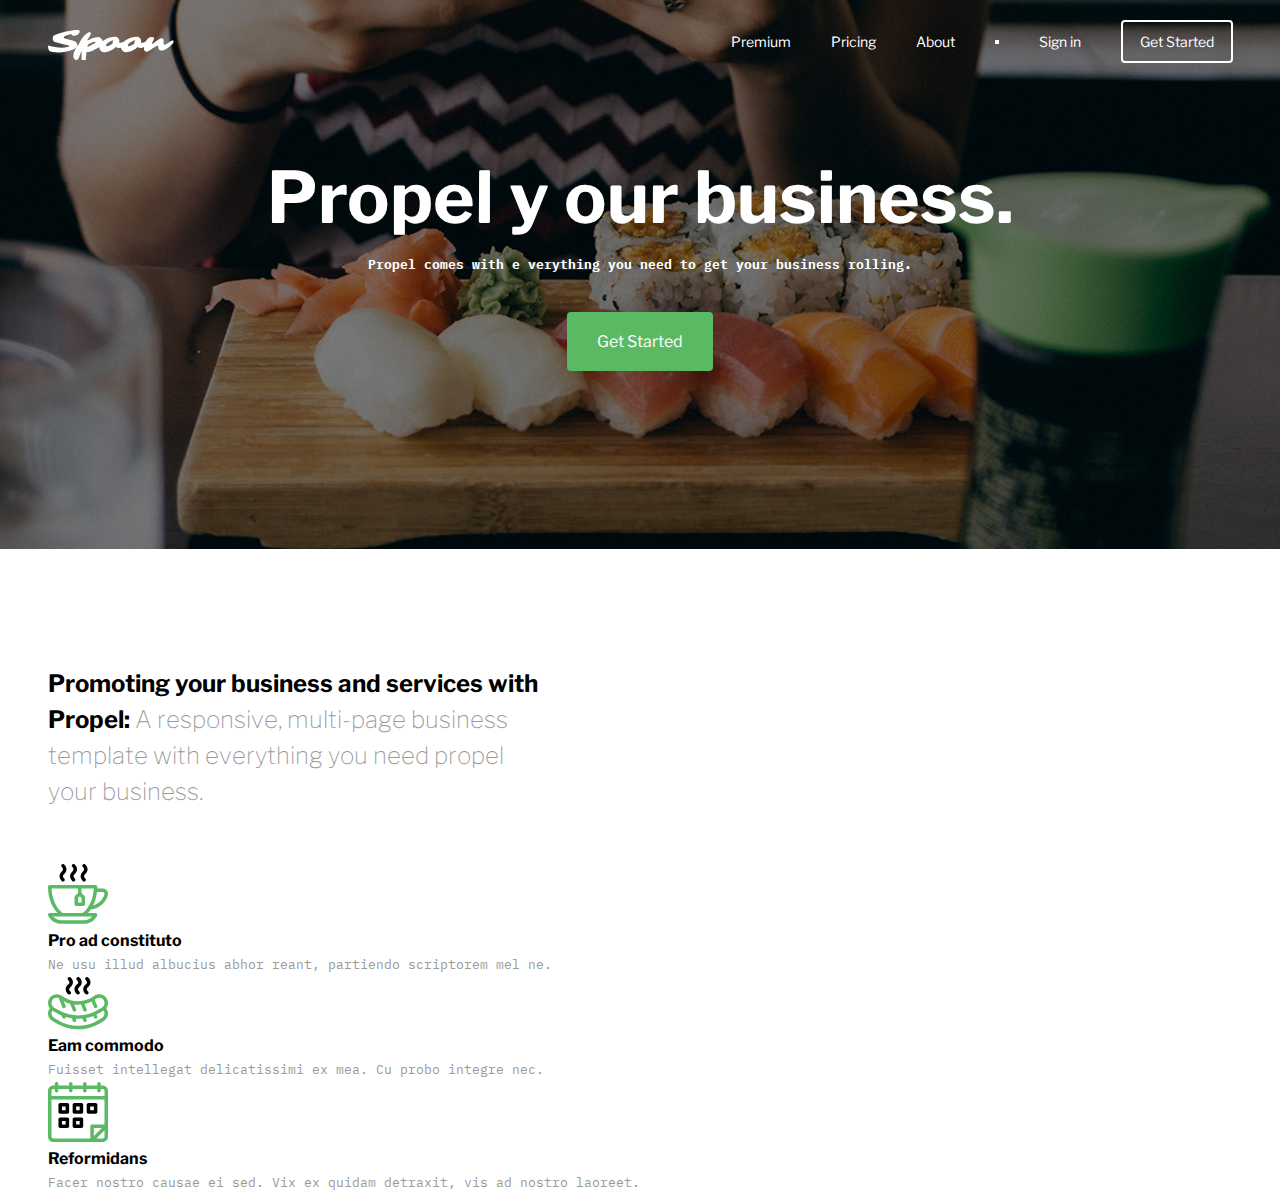
<file: index.html>
<!DOCTYPE html>
<html lang="en">
<head>
    <meta charset="UTF-8">
    <meta name="viewport" content="width=device-width, initial-scale=1.0">
    <title>Spoon</title>
    <link rel="stylesheet" href="css/main.css">
    <link rel="stylesheet" href="css/sections/service.css">
</head>
<body>
  <div class="wrapper">
    <!-- секция 1 -->
    <section class="grettings">
        <div class="container">
            <div class="grettings__contant">
                <!-- шапка -->
                  <header class="header">
                <!-- логотип -->
               <div class="logo">
               <a href="index.html">
                <img src="img/grettings/IMAGE.svg" alt="">
               </a>
               </div>

              <!-- навигация -->
              <div class="nav">
                <ul class="nav__list">
                <li class="nav__item"><a href="#">Premium</a></li>
                <li class="nav__item"><a href="#">Pricing</a></li>
                <li class="nav__item"><a href="#">About</a></li>
                <li class="nav__item square"></li>
                <li class="nav__item"> <a href="#">Sign in</a></li>
                <li class="nav__item"><a href="#">Get Started</a></li>
               </ul>
              </div>
            </header>

                <!-- описание -->
                 <div class="grettings__desc">
                  <div class="grettings__title">Propel y our business.</div>
                  <div class="grettings__text">Propel comes with e verything you need to get your business rolling.</div>
                 <button class="grettings__btn btn">Get Started</button>
                </div>
            </div>
        </div>
    </section>

<!-- секция 2 -->
<section class="service">
<div class="container">
  <div class="service__content">
    <div class="service__main-text main-text"><span>Promoting your business and services with Propel:</span> A responsive, multi-page business template with everything you need propel your business.</div>
    
    <ul class="service__list">
       <!-- 1 карточка -->
<li class="service__item">
  <img src="img/grettings/IMAGE (2).svg" alt="">
  <div class="service__title">Pro ad constituto</div>
  <div class="servise__text">Ne usu illud albucius abhor reant, partiendo scriptorem mel ne.</div>
</li>
       <!-- 2 карточка -->
<li class="service__item">
  <img src="img/grettings/IMAGE (3).svg" alt="">
  <div class="service__title">Eam commodo</div>
  <div class="servise__text">Fuisset intellegat delicatissimi ex mea. Cu probo integre nec.</div>
</li>
       <!-- 3 карточка -->
<li class="service__item">
  <img src="img/grettings/Group (1).svg" alt="">
  <div class="service__title">Reformidans</div>
  <div class="servise__text">Facer nostro causae ei sed. Vix ex quidam detraxit, vis ad nostro laoreet.</div>
</li>
   </ul>
  


  </div>
</div>
</section>






































  </div> 
</body>
</html>
</file>
<file: css/sections/service.css>
.service {
   margin-top: 117px;
}
.service__content {
}
.service__main-text {
    max-width: 507px;
}

.service__list {
    margin-top: 54px;
}
.service__item {
    /* display: flex;
    flex-direction: column;
    align-items: center;
    flex-wrap: wrap; */
}
.service__title {
font-family: var(--fontLF);
font-weight: 700;
font-size: 16px;
line-height: 150%;
color: #000;
}
.servise__text {
font-family: var(--fontIBM);
font-weight: 400;
font-size: 13px;
line-height: 185%;
color: #999;
}
</file>
<file: css/main.css>
@import url(normalize.css);
@import url(basic.css);
@import url(sections/grettings.css);
@import url(sections/service.css);
</file>
